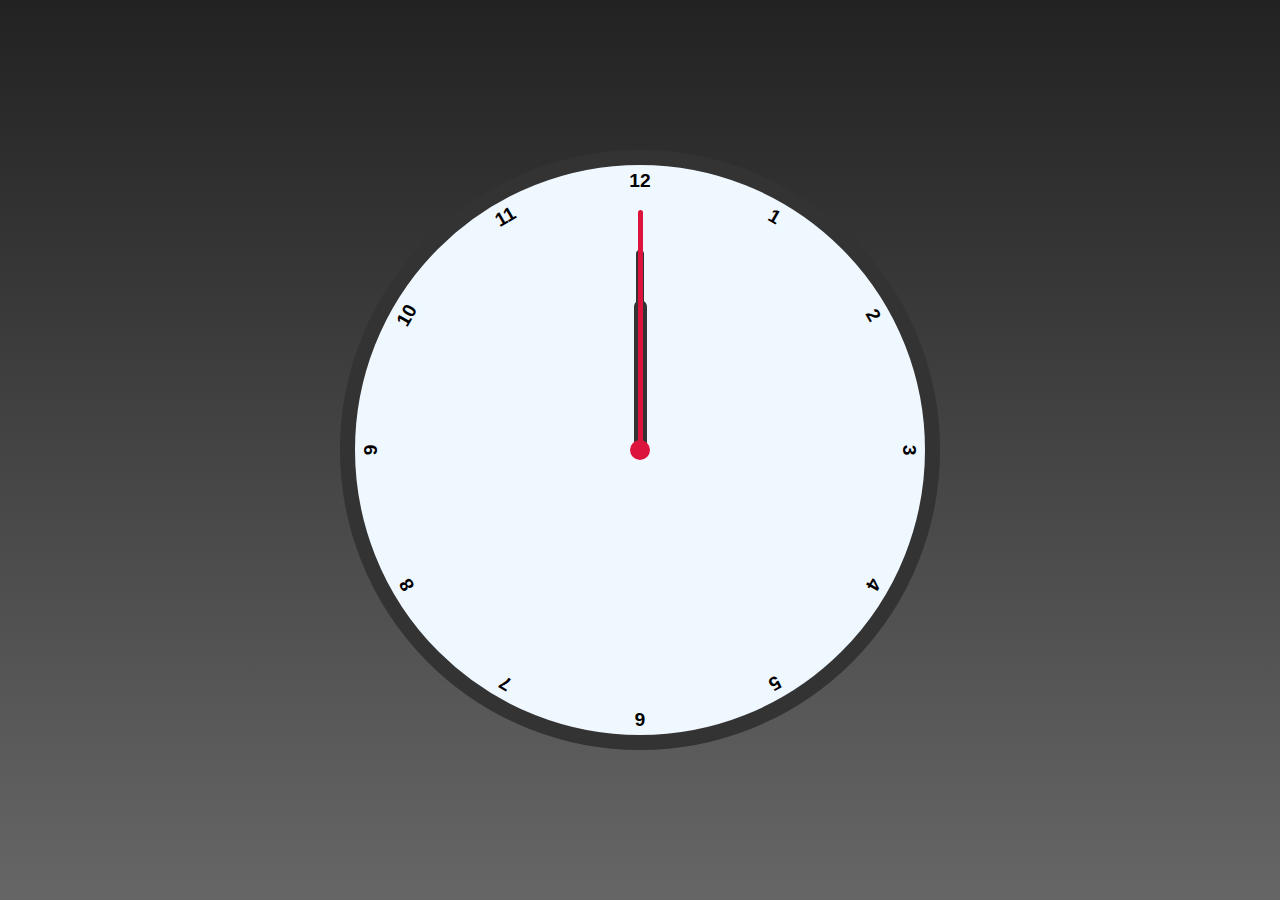
<file: Clock/index.html>
<!DOCTYPE html>
<html lang="pt-br">
<head>
    <meta charset="UTF-8">
    <meta http-equiv="X-UA-Compatible" content="IE=edge">
    <meta name="viewport" content="width=device-width, initial-scale=1.0">

    <link rel="stylesheet" href="./Css/style.Css">

    <script defer src="./Js/Script.js"></script>

    <title>Clock</title>
</head>
<body>
    <main>

        <div class="clock">

            <div class="hour-hand"></div>
            <div class="minute-hand"></div>
            <div class="second-hand"></div>

            <div class="center"></div>

            <div class="number number-1">1</div>
            <div class="number number-2">2</div>
            <div class="number number-3">3</div>
            <div class="number number-4">4</div>
            <div class="number number-5">5</div>
            <div class="number number-6">6</div>
            <div class="number number-7">7</div>
            <div class="number number-8">8</div>
            <div class="number number-9">9</div>
            <div class="number number-10">10</div>
            <div class="number number-11">11</div>
            <div class="number number-12">12</div>

        </div>

    </main>
</body>
</html>
</file>
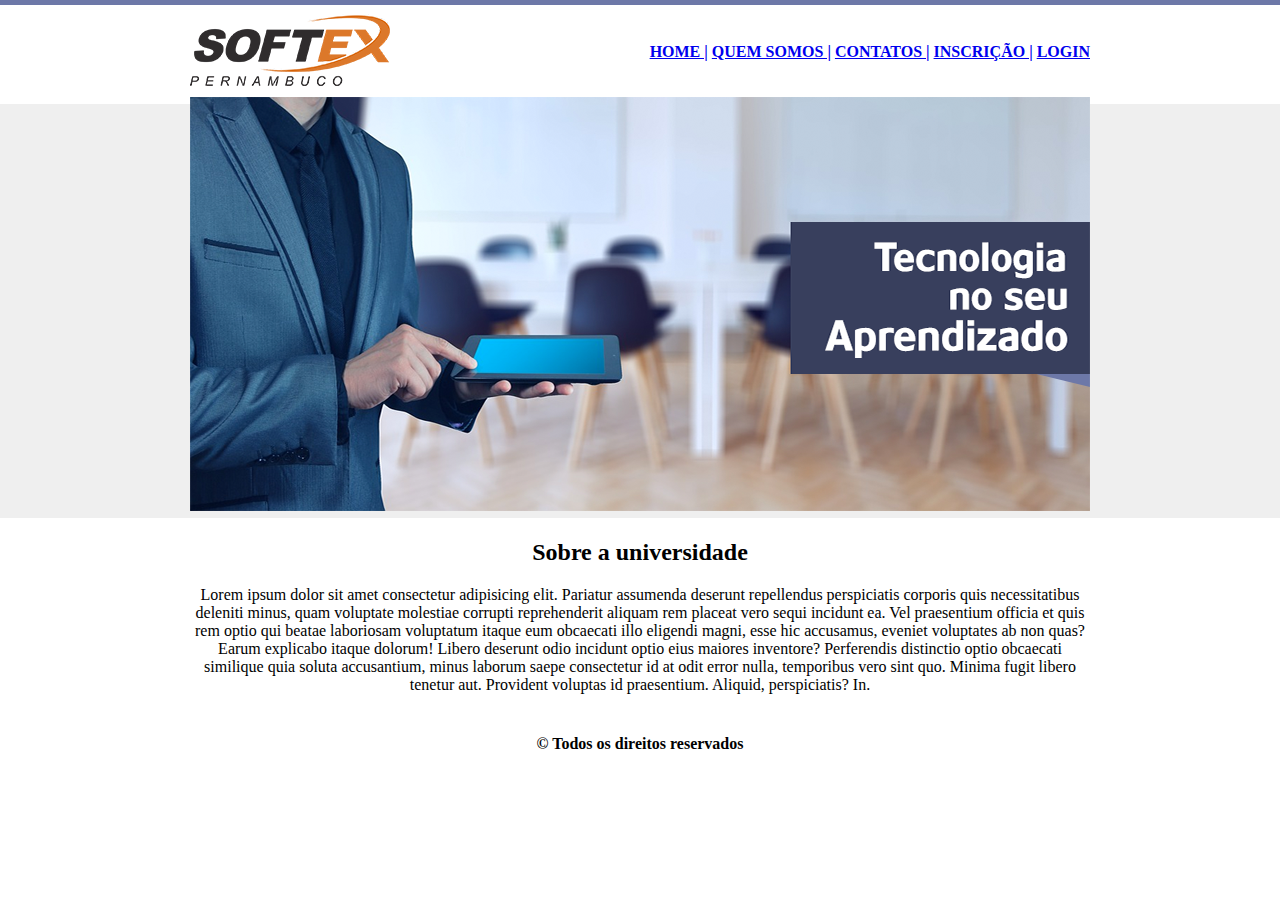
<file: criação de site simples/index.html>
<!DOCTYPE html>
<html lang="pt-br">
<head>
    <meta charset="UTF-8">
    <meta http-equiv="X-UA-Compatible" content="IE=edge">
    <meta name="viewport" content="width=device-width, initial-scale=1.0">
    <link rel="icon" href="/favicons/favicon-16x16.png">
    <title>Página Inicial</title>
</head>
<body background="imgs/fundo.png">
    <table border="0" width="900" align="center">
        <tr>
            <td heigth="89"><img src="imgs/softex_pernambuco.png"></td>
            <td align="right">
                <a href="index.html"><strong>HOME |</strong></a>
                <a href="quem_somos.html"><strong>QUEM SOMOS |</strong></a>
                <a href="contatos.html"><strong>CONTATOS |</strong></a>
                <a href="inscricao.html"><strong>INSCRIÇÃO |</strong></a>
                <a href="login.html"><strong>LOGIN</strong></a>
            </td>
        </tr>
        <tr>
            <td colspan="2">
                <img src="imgs/capa.png">
            </td>
        </tr>
        <tr>
            <td colspan="2" align="center">
                <h2>Sobre a universidade</h2>
                <p>Lorem ipsum dolor sit amet consectetur adipisicing elit. Pariatur assumenda deserunt repellendus perspiciatis corporis quis necessitatibus deleniti minus, quam voluptate molestiae corrupti reprehenderit aliquam rem placeat vero sequi incidunt ea. Vel praesentium officia et quis rem optio qui beatae laboriosam voluptatum itaque eum obcaecati illo eligendi magni, esse hic accusamus, eveniet voluptates ab non quas? Earum explicabo itaque dolorum! Libero deserunt odio incidunt optio eius maiores inventore? Perferendis distinctio optio obcaecati similique quia soluta accusantium, minus laborum saepe consectetur id at odit error nulla, temporibus vero sint quo. Minima fugit libero tenetur aut. Provident voluptas id praesentium. Aliquid, perspiciatis? In.</p>
            </td>
        </tr>
        <tr>
            <td colspan="2" align="center">
                <h4>© Todos os direitos reservados</h4>
            </td>
        </tr>
    </table>
</body>
</html>
</file>
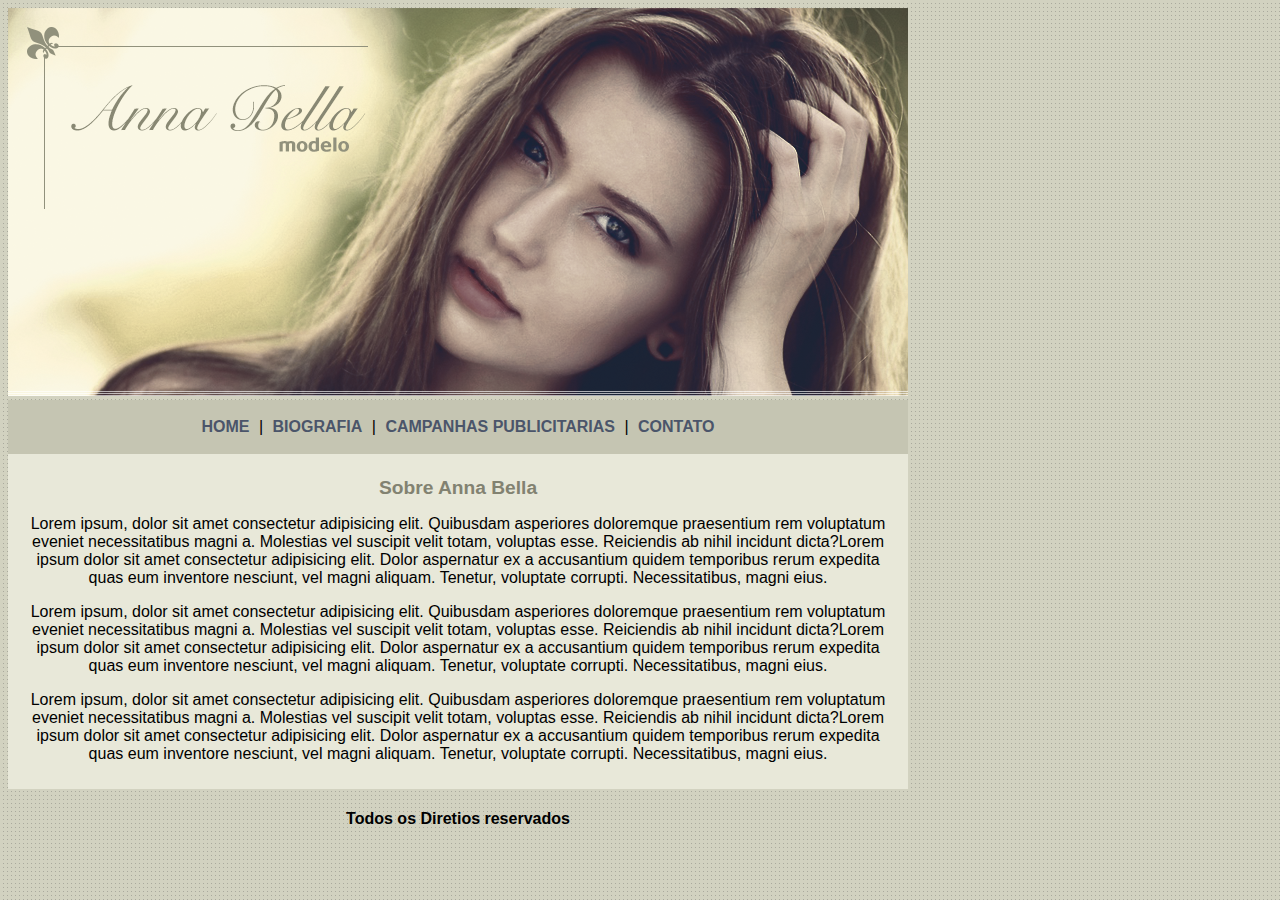
<file: Ana Bella/Pages/index.html>
<!DOCTYPE html>
<html>
<head>
	<meta charset="utf-8">
	<meta name="viewport" content="width=device-width, initial-scale=1">
	<title>Anna Bella</title>
	<link rel="stylesheet" type="text/css" href="../CSS/style.css">
</head>
<body>

	<div id="principal"> <!--A div principal-->

		<img src="../Imgs/capa.png" alt="capa"> <!--capa-->

		<div id="menu"> <!--Menu-->
			<a href="index.html">HOME</a> | 
			<a href="biografia.html">BIOGRAFIA</a> | 
			<a href="campanhas.html">CAMPANHAS PUBLICITARIAS</a> | 
			<a href="contato.html">CONTATO</a>
		</div> <!--Fim do menu-->

		<div id="conteudo"> <!--Inicio do comteudo-->
			<h1>Sobre Anna Bella</h1>
			<p>
				Lorem ipsum, dolor sit amet consectetur adipisicing elit. Quibusdam asperiores doloremque praesentium rem voluptatum eveniet necessitatibus magni a. Molestias vel suscipit velit totam, voluptas esse. Reiciendis ab nihil incidunt dicta?Lorem ipsum dolor sit amet consectetur adipisicing elit. Dolor aspernatur ex a accusantium quidem temporibus rerum expedita quas eum inventore nesciunt, vel magni aliquam. Tenetur, voluptate corrupti. Necessitatibus, magni eius.
			</p>
			<p>
				Lorem ipsum, dolor sit amet consectetur adipisicing elit. Quibusdam asperiores doloremque praesentium rem voluptatum eveniet necessitatibus magni a. Molestias vel suscipit velit totam, voluptas esse. Reiciendis ab nihil incidunt dicta?Lorem ipsum dolor sit amet consectetur adipisicing elit. Dolor aspernatur ex a accusantium quidem temporibus rerum expedita quas eum inventore nesciunt, vel magni aliquam. Tenetur, voluptate corrupti. Necessitatibus, magni eius.
			</p>
			<p>
				Lorem ipsum, dolor sit amet consectetur adipisicing elit. Quibusdam asperiores doloremque praesentium rem voluptatum eveniet necessitatibus magni a. Molestias vel suscipit velit totam, voluptas esse. Reiciendis ab nihil incidunt dicta?Lorem ipsum dolor sit amet consectetur adipisicing elit. Dolor aspernatur ex a accusantium quidem temporibus rerum expedita quas eum inventore nesciunt, vel magni aliquam. Tenetur, voluptate corrupti. Necessitatibus, magni eius.
			</p>
		</div> <!--Fim do Conteudo-->
		
		<div id="rodape">
			<h4>Todos os Diretios reservados</h4>
		</div>

	</div> <!--Fim de todo o lugar-->

</body>
</html>
</file>
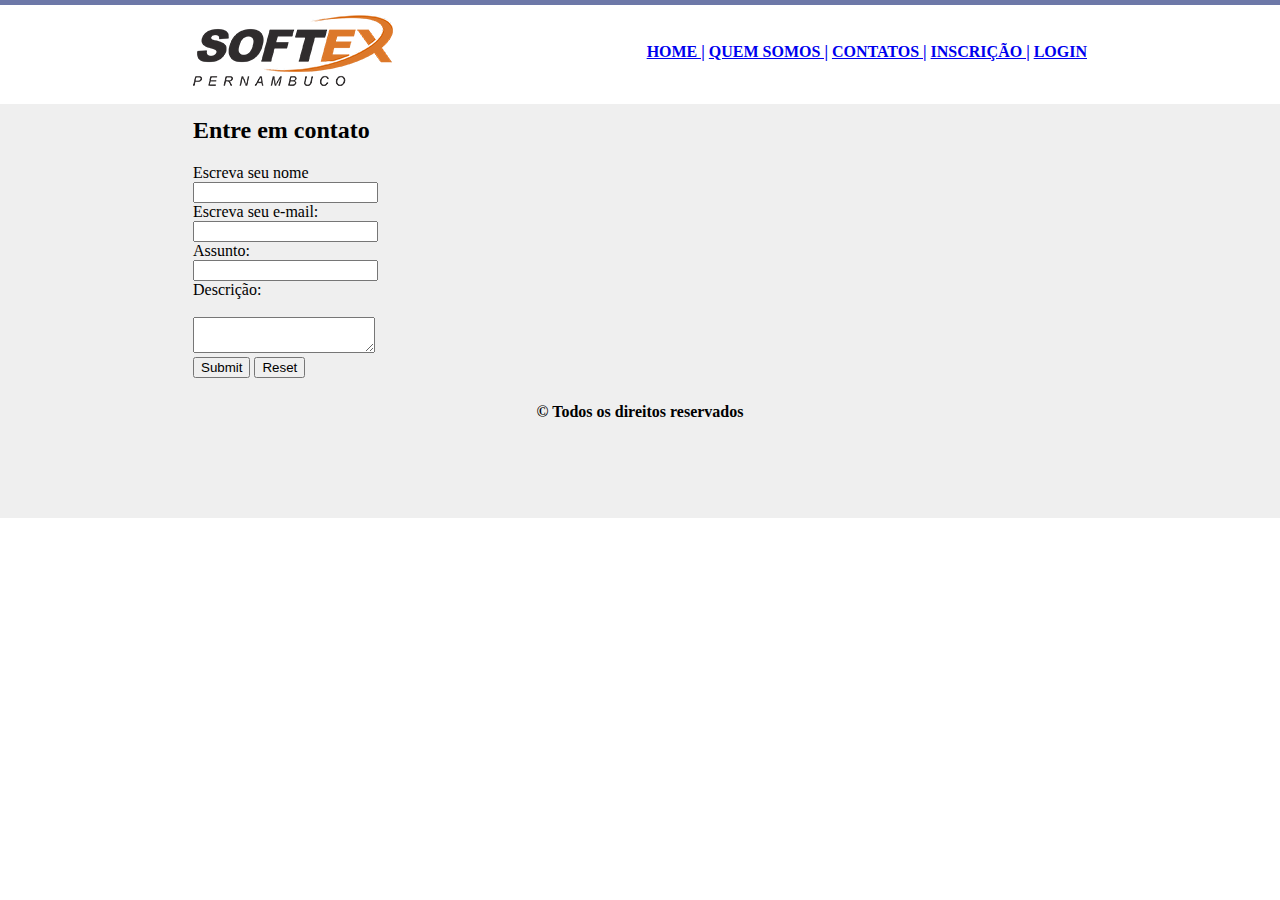
<file: criação de site simples/contatos.html>
<!DOCTYPE html>
<html lang="pt-br">
<head>
    <meta charset="UTF-8">
    <meta http-equiv="X-UA-Compatible" content="IE=edge">
    <meta name="viewport" content="width=device-width, initial-scale=1.0">
    <link rel="icon" href="/favicons/favicon-16x16.png">
    <title>Contatos</title>
</head>
<body background="imgs/fundo.png">
    <table border="0" width="900" align="center">
        <tr>
            <td heigth="89"><img src="imgs/softex_pernambuco.png"></td>
            <td align="right">
                <a href="index.html"><strong>HOME |</strong></a>
                <a href="quem_somos.html"><strong>QUEM SOMOS |</strong></a>
                <a href="contatos.html"><strong>CONTATOS |</strong></a>
                <a href="inscricao.html"><strong>INSCRIÇÃO |</strong></a>
                <a href="login.html"><strong>LOGIN</strong></a>
            </td>
        </tr>
        <tr>
            <td colspan="2">
                <h2>Entre em contato</h2>
                    Escreva seu nome <br>
                    <input type="text" name="nome"> <br>
                    Escreva seu e-mail: <br>
                    <input type="email" name="Email"><br>
                    Assunto:<br>
                    <input type="text" name="Assunto"><br>
                    Descrição:<br>
                    <br><textarea></textarea></br>
                    <input type="submit" name="Enviar">
                    <input type="reset" name="limpar"> <br>
                </form>
            </td>
        </tr>
        <td colspan="2" align="center">
            <h4>© Todos os direitos reservados</h4>
        </td>
    </table>
</body>
</html>
</file>
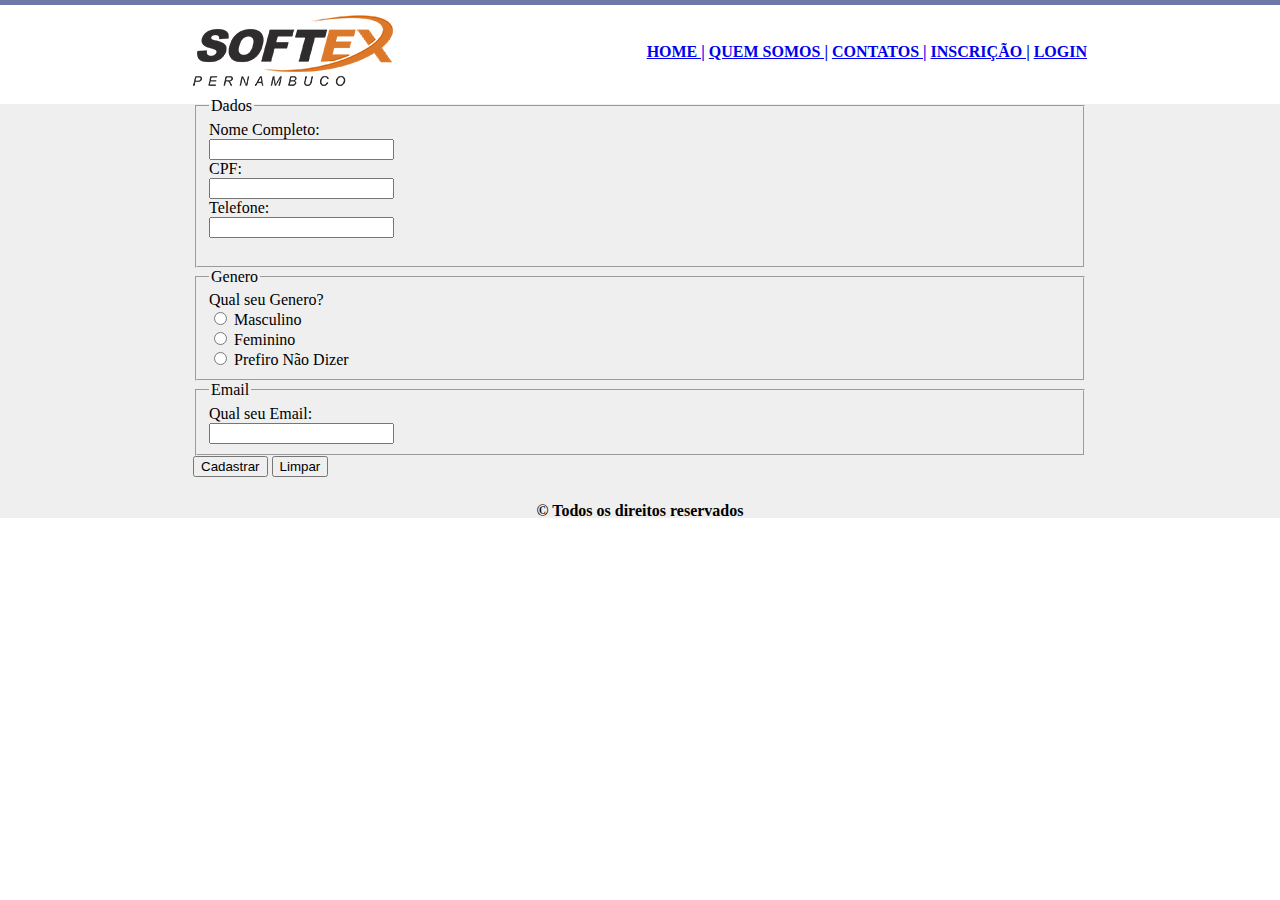
<file: criação de site simples/inscricao.html>
<!DOCTYPE html>
<html lang="pt-br">
<head>
    <meta charset="UTF-8">
    <meta http-equiv="X-UA-Compatible" content="IE=edge">
    <meta name="viewport" content="width=device-width, initial-scale=1.0">
    <link rel="icon" href="/favicons/favicon-16x16.png">
    <title>Quem Somos</title>
</head>
<body background="imgs/fundo.png">
    <table border="0" width="900" align="center">
        <tr>
            <td heigth="89"><img src="imgs/softex_pernambuco.png"></td>
            <td align="right">
                <a href="index.html"><strong>HOME |</strong></a>
                <a href="quem_somos.html"><strong>QUEM SOMOS |</strong></a>
                <a href="contatos.html"><strong>CONTATOS |</strong></a>
                <a href="inscricao.html"><strong>INSCRIÇÃO |</strong></a>
                <a href="login.html"><strong>LOGIN</strong></a>
            </td>
        </tr>
        <tr>
            <td colspan="2">
                <form>
                    <fieldset>
                        <legend> Dados</legend>
                        Nome Completo: <br> 
                        <input type="text" name="nome"> <br>
                        CPF: <br>
                        <input type="number" name="cpf"> <br>
                        Telefone: <br>
                        <input type="tel" name="telefone"> <br><br>
                    </fieldset>
                    <fieldset>
                        <legend>Genero</legend>
                        Qual seu Genero? <br>
                    <input type="radio" name="M" value="M"> Masculino <br>
                    <input type="radio" name="F" value="F"> Feminino <br>
                    <input type="radio" name="N" value="N"> Prefiro Não Dizer <br>
                </fieldset>                    
                <fieldset>
                    <legend>Email</legend>
                    Qual seu Email: <br>
                    <input type="email" name="email"> <br>
                </fieldset>
                <input type="submit" name="Cadastrar" value="Cadastrar">
                <input type="reset" name="Limpar" value="Limpar">
                </form>
            </td>
        </tr>
        <td colspan="2" align="center">
            <h4>© Todos os direitos reservados</h4>
        </td>
    </table>
</body>
</file>
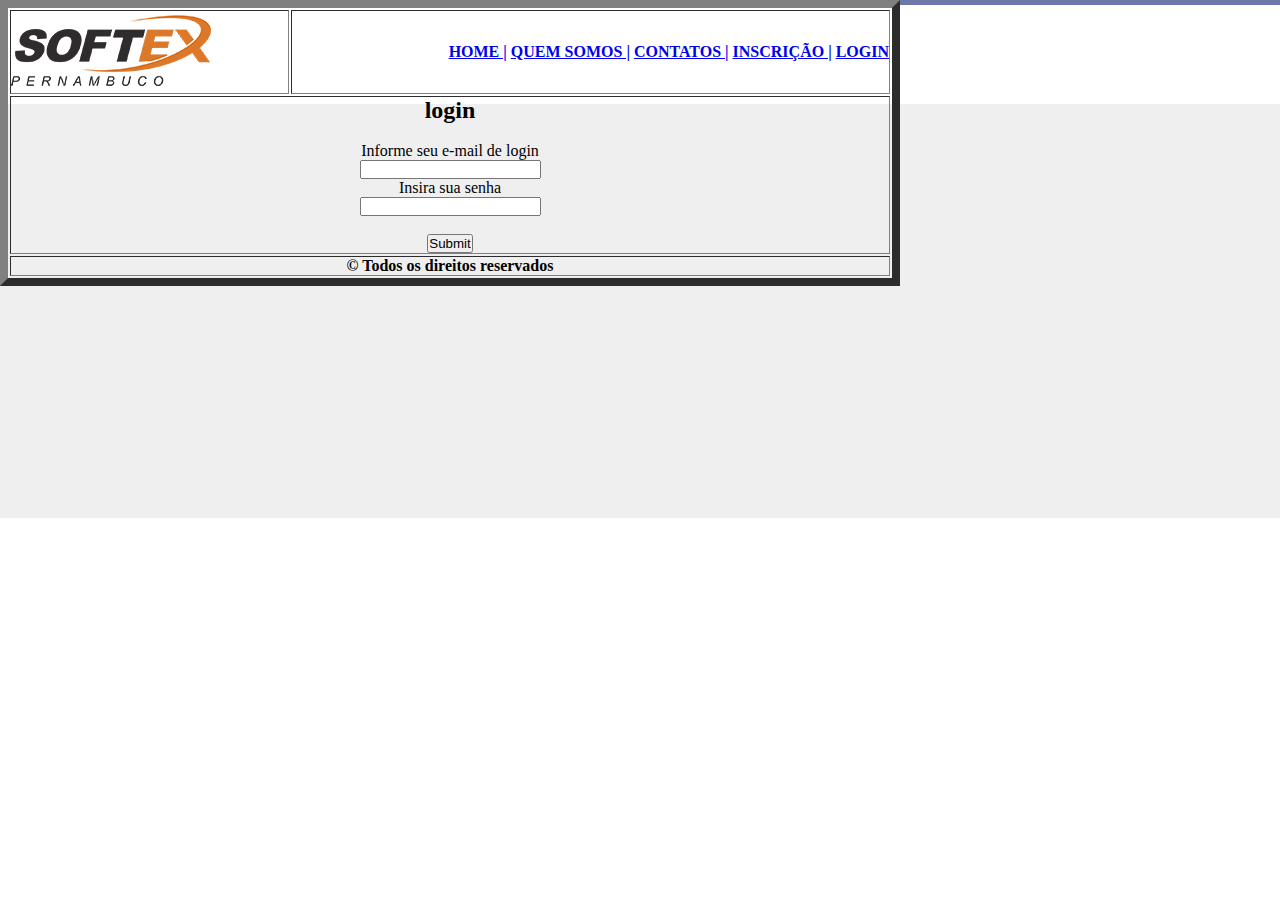
<file: criação de site simples/login.html>
<!DOCTYPE html>
<html lang="pt-br">
<head>
    <meta charset="UTF-8">
    <meta http-equiv="X-UA-Compatible" content="IE=edge">
    <meta name="viewport" content="width=device-width, initial-scale=1.0">
    <link rel="icon" href="/favicons/favicon-16x16.png">
    <link rel="stylesheet" href="main.css">

    <title>Página de login</title>
</head>
<body background="imgs/fundo.png">
    <table border="8" width="900" align="center">
        <tr>
            <td heigth="89"><img src="imgs/softex_pernambuco.png"></td>
            <td align="right">
                <a href="index.html"><strong>HOME |</strong></a>
                <a href="quem_somos.html"><strong>QUEM SOMOS |</strong></a>
                <a href="contatos.html"><strong>CONTATOS |</strong></a>
                <a href="inscricao.html"><strong>INSCRIÇÃO |</strong></a>
                <a href="login.html"><strong>LOGIN</strong></a>
            </td>
        </tr>
        <tr>
            <td colspan="2" align="center" width="900">
                <h2>login</h2>
                <br>
                    Informe seu e-mail de login
                <br><input type="email" name="email"> </br>
                    Insira sua senha <br>
                    <input type="password" name="senha"> <br>
                <br><input type="submit" name="enviar"> </br>
                </form>
            </td>
        </tr>
        <td colspan="2" align="center">
            <h4>© Todos os direitos reservados</h4>
        </td>
    </table>
</body>
</html>
</file>
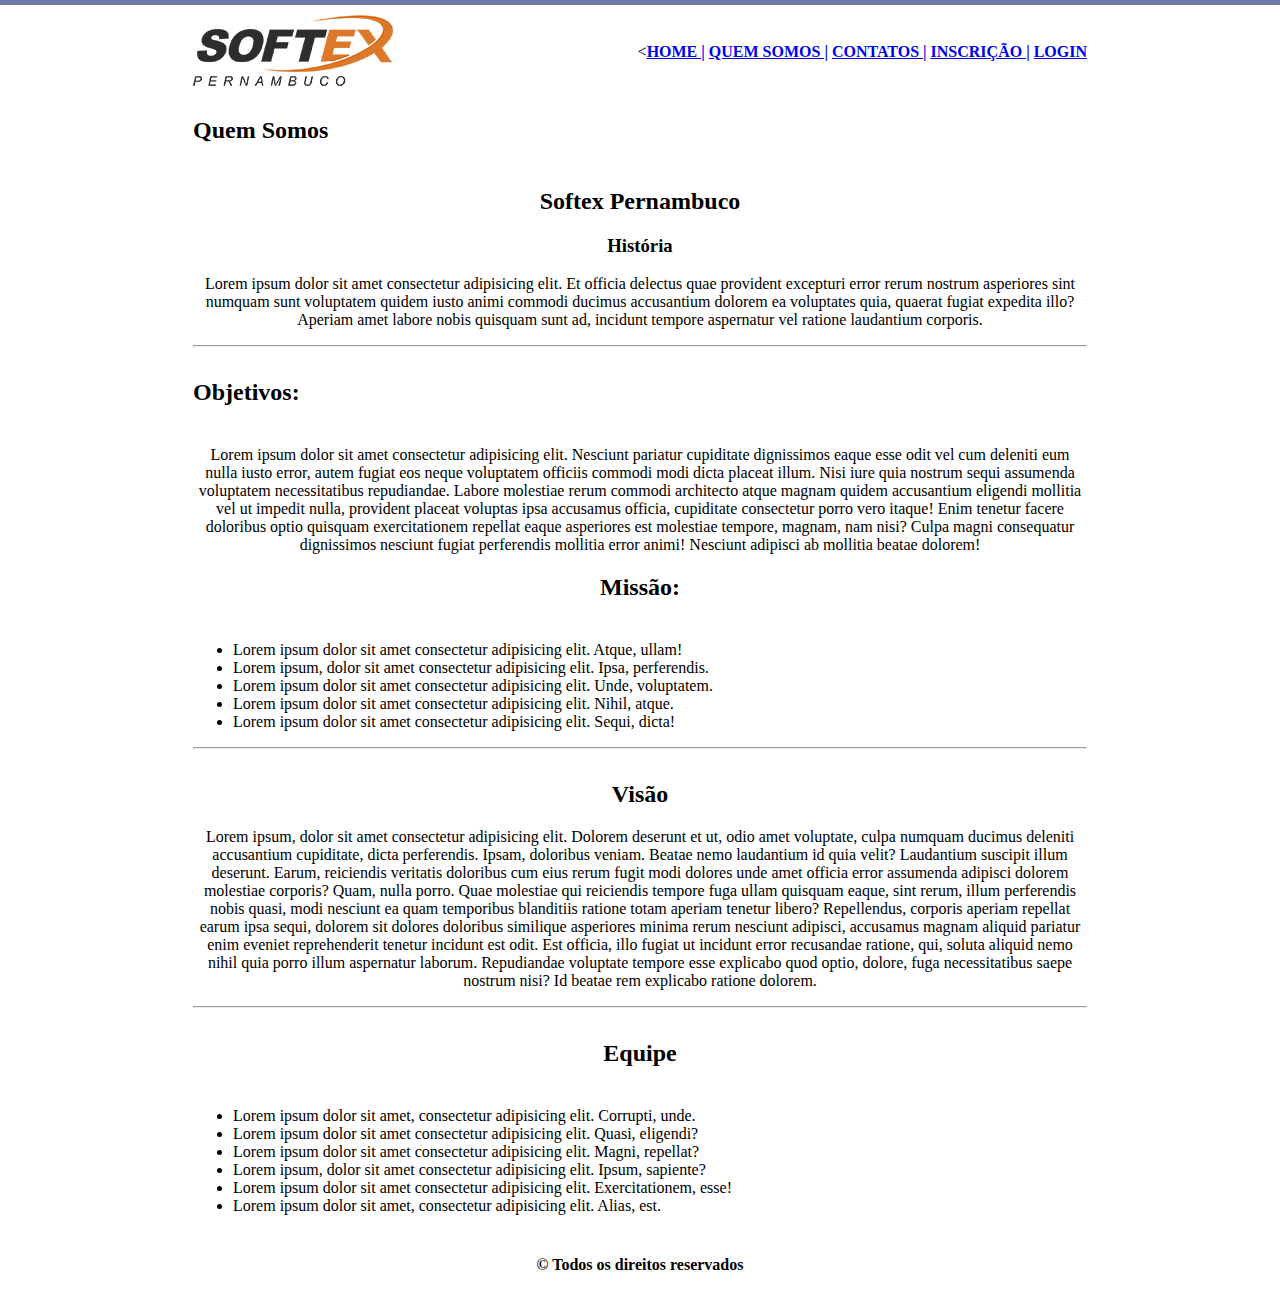
<file: criação de site simples/quem_somos.html>
<!DOCTYPE html>
<html lang="pt-br">
<head>
    <meta charset="UTF-8">
    <meta http-equiv="X-UA-Compatible" content="IE=edge">
    <meta name="viewport" content="width=device-width, initial-scale=1.0">
    <link rel="icon" href="/favicons/favicon-16x16.png">
    <title>Quem Somos</title>
</head>
<body background="imgs/fundo2.png">
    <table border="0" width="900" align="center">
        <tr>
            <td heigth="89"><img src="imgs/softex_pernambuco.png"></td>
            <td align="right">
                <<a href="index.html"><strong>HOME |</strong></a>
                <a href="quem_somos.html"><strong>QUEM SOMOS |</strong></a>
                <a href="contatos.html"><strong>CONTATOS |</strong></a>
                <a href="inscricao.html"><strong>INSCRIÇÃO |</strong></a>
                <a href="login.html"><strong>LOGIN</strong></a>
            </td>
        </tr>
        <tr>
            <td align="left">
                <h2>Quem Somos</h2>
            </td>
        </tr>
        <tr>
            <td colspan="2" align="center">
                <h2>Softex Pernambuco</h2>
                <h3>História</h3>
                <p>Lorem ipsum dolor sit amet consectetur adipisicing elit. Et officia delectus quae provident excepturi error rerum nostrum asperiores sint numquam sunt voluptatem quidem iusto animi commodi ducimus accusantium dolorem ea voluptates quia, quaerat fugiat expedita illo? Aperiam amet labore nobis quisquam sunt ad, incidunt tempore aspernatur vel ratione laudantium corporis.</p>
                <hr>
            </td>
        </tr>
            <td align="left">
                <h2>Objetivos:</h2>
            </td>
        </tr>
        <tr>
            <td colspan="2" align="center">
                <p>Lorem ipsum dolor sit amet consectetur adipisicing elit. Nesciunt pariatur cupiditate dignissimos eaque esse odit vel cum deleniti eum nulla iusto error, autem fugiat eos neque voluptatem officiis commodi modi dicta placeat illum. Nisi iure quia nostrum sequi assumenda voluptatem necessitatibus repudiandae. Labore molestiae rerum commodi architecto atque magnam quidem accusantium eligendi mollitia vel ut impedit nulla, provident placeat voluptas ipsa accusamus officia, cupiditate consectetur porro vero itaque! Enim tenetur facere doloribus optio quisquam exercitationem repellat eaque asperiores est molestiae tempore, magnam, nam nisi? Culpa magni consequatur dignissimos nesciunt fugiat perferendis mollitia error animi! Nesciunt adipisci ab mollitia beatae dolorem!</p>
                <h2>Missão:</h2>
            </td>
        </tr>
        <tr>
            <td colspan="2">
                <ul>
                    <li>Lorem ipsum dolor sit amet consectetur adipisicing elit. Atque, ullam!</li>
                    <li>Lorem ipsum, dolor sit amet consectetur adipisicing elit. Ipsa, perferendis.</li>
                    <li>Lorem ipsum dolor sit amet consectetur adipisicing elit. Unde, voluptatem.</li>
                    <li>Lorem ipsum dolor sit amet consectetur adipisicing elit. Nihil, atque.</li>
                    <li>Lorem ipsum dolor sit amet consectetur adipisicing elit. Sequi, dicta!</li>
                </ul>
                <hr>
            </td>
        </tr>
        <tr>
            <td colspan="2" align="center">
                <h2>Visão</h2>
                <p>Lorem ipsum, dolor sit amet consectetur adipisicing elit. Dolorem deserunt et ut, odio amet voluptate, culpa numquam ducimus deleniti accusantium cupiditate, dicta perferendis. Ipsam, doloribus veniam. Beatae nemo laudantium id quia velit? Laudantium suscipit illum deserunt. Earum, reiciendis veritatis doloribus cum eius rerum fugit modi dolores unde amet officia error assumenda adipisci dolorem molestiae corporis? Quam, nulla porro. Quae molestiae qui reiciendis tempore fuga ullam quisquam eaque, sint rerum, illum perferendis nobis quasi, modi nesciunt ea quam temporibus blanditiis ratione totam aperiam tenetur libero? Repellendus, corporis aperiam repellat earum ipsa sequi, dolorem sit dolores doloribus similique asperiores minima rerum nesciunt adipisci, accusamus magnam aliquid pariatur enim eveniet reprehenderit tenetur incidunt est odit. Est officia, illo fugiat ut incidunt error recusandae ratione, qui, soluta aliquid nemo nihil quia porro illum aspernatur laborum. Repudiandae voluptate tempore esse explicabo quod optio, dolore, fuga necessitatibus saepe nostrum nisi? Id beatae rem explicabo ratione dolorem.</p>
                <hr>
            </td>
        </tr>
        <tr>
            <td colspan="2" align="center">
                <h2>Equipe</h2>
            </td>
        </tr>
        <tr>
            <td colspan="2">
                <ul>
                    <li>Lorem ipsum dolor sit amet, consectetur adipisicing elit. Corrupti, unde.</li>
                    
                    <li>Lorem ipsum dolor sit amet consectetur adipisicing elit. Quasi, eligendi?</li>

                    <li>Lorem ipsum dolor sit amet consectetur adipisicing elit. Magni, repellat?</li>

                    <li>Lorem ipsum, dolor sit amet consectetur adipisicing elit. Ipsum, sapiente?</li>

                    <li>Lorem ipsum dolor sit amet consectetur adipisicing elit. Exercitationem, esse!</li>

                    <li>Lorem ipsum dolor sit amet, consectetur adipisicing elit. Alias, est.</li>
                </ul>
            </td>
        </tr>
        <tr>
            <td colspan="2" align="center">
                <h4>© Todos os direitos reservados</h4>
            </td>
        </tr>
    </table>
</body>
</html>
</file>
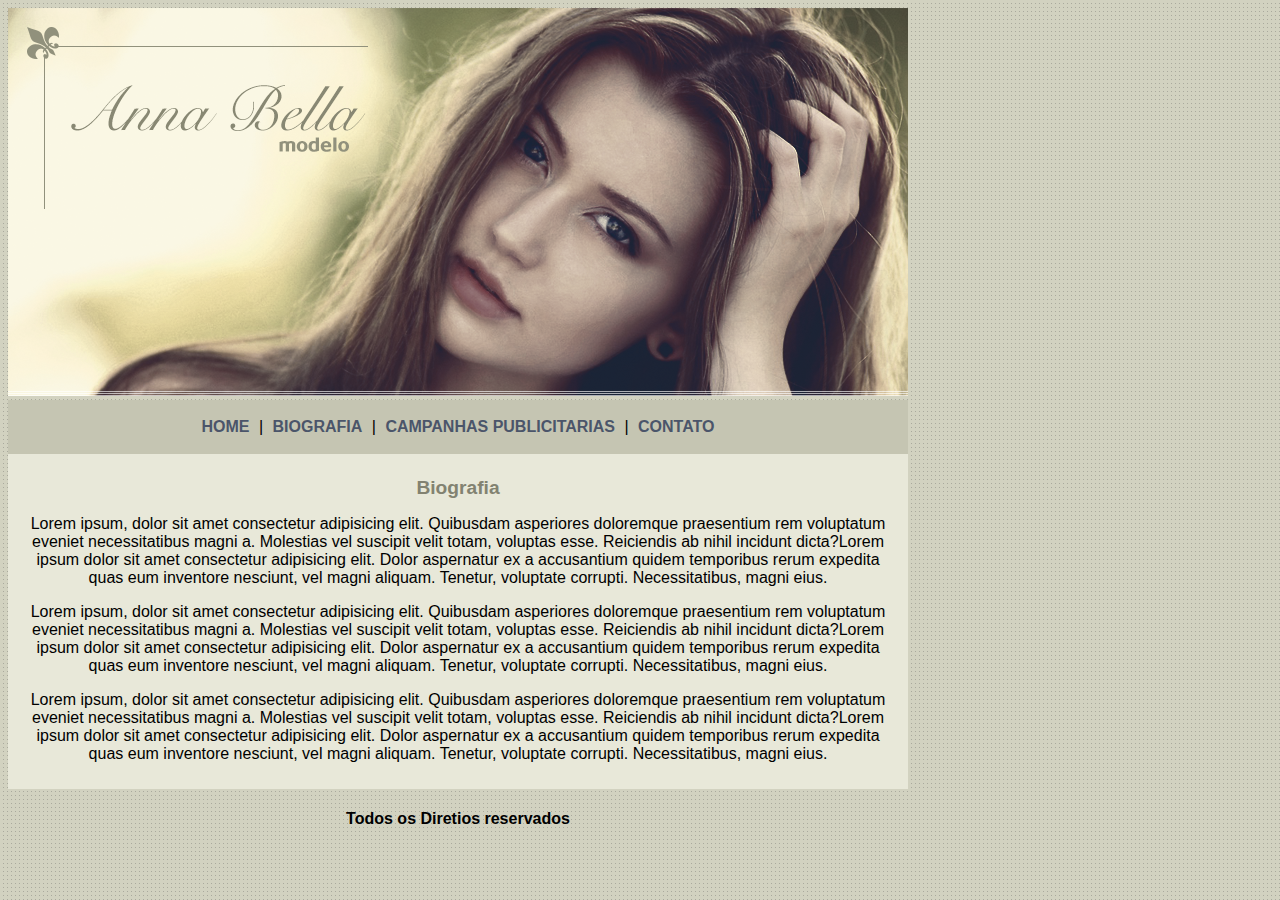
<file: Ana Bella/Pages/biografia.html>
<!DOCTYPE html>
<html>
<head>
	<meta charset="utf-8">
	<meta name="viewport" content="width=device-width, initial-scale=1">
	<title>Anna Bella - Biografia</title>
	<link rel="stylesheet" type="text/css" href="../CSS/style.css">
</head>
<body>

	<div id="principal"> <!--A div principal-->

		<img src="../Imgs/capa.png" alt="capa"> <!--capa-->

		<div id="menu"> <!--Menu-->
			<a href="index.html">HOME</a> | 
			<a href="biografia.html">BIOGRAFIA</a> | 
			<a href="campanhas.html">CAMPANHAS PUBLICITARIAS</a> | 
			<a href="contato.html">CONTATO</a>
		</div> <!--Fim do menu-->

		<div id="conteudo"> <!--Inicio do comteudo-->
			<h1>Biografia</h1>
			<p>
				Lorem ipsum, dolor sit amet consectetur adipisicing elit. Quibusdam asperiores doloremque praesentium rem voluptatum eveniet necessitatibus magni a. Molestias vel suscipit velit totam, voluptas esse. Reiciendis ab nihil incidunt dicta?Lorem ipsum dolor sit amet consectetur adipisicing elit. Dolor aspernatur ex a accusantium quidem temporibus rerum expedita quas eum inventore nesciunt, vel magni aliquam. Tenetur, voluptate corrupti. Necessitatibus, magni eius.
			</p>
			<p>
				Lorem ipsum, dolor sit amet consectetur adipisicing elit. Quibusdam asperiores doloremque praesentium rem voluptatum eveniet necessitatibus magni a. Molestias vel suscipit velit totam, voluptas esse. Reiciendis ab nihil incidunt dicta?Lorem ipsum dolor sit amet consectetur adipisicing elit. Dolor aspernatur ex a accusantium quidem temporibus rerum expedita quas eum inventore nesciunt, vel magni aliquam. Tenetur, voluptate corrupti. Necessitatibus, magni eius.
			</p>
			<p>
				Lorem ipsum, dolor sit amet consectetur adipisicing elit. Quibusdam asperiores doloremque praesentium rem voluptatum eveniet necessitatibus magni a. Molestias vel suscipit velit totam, voluptas esse. Reiciendis ab nihil incidunt dicta?Lorem ipsum dolor sit amet consectetur adipisicing elit. Dolor aspernatur ex a accusantium quidem temporibus rerum expedita quas eum inventore nesciunt, vel magni aliquam. Tenetur, voluptate corrupti. Necessitatibus, magni eius.
			</p>
		</div> <!--Fim do Conteudo-->
		
		<div id="rodape">
			<h4>Todos os Diretios reservados</h4>
		</div>

	</div> <!--Fim de todo o lugar-->

</body>
</html>
</file>
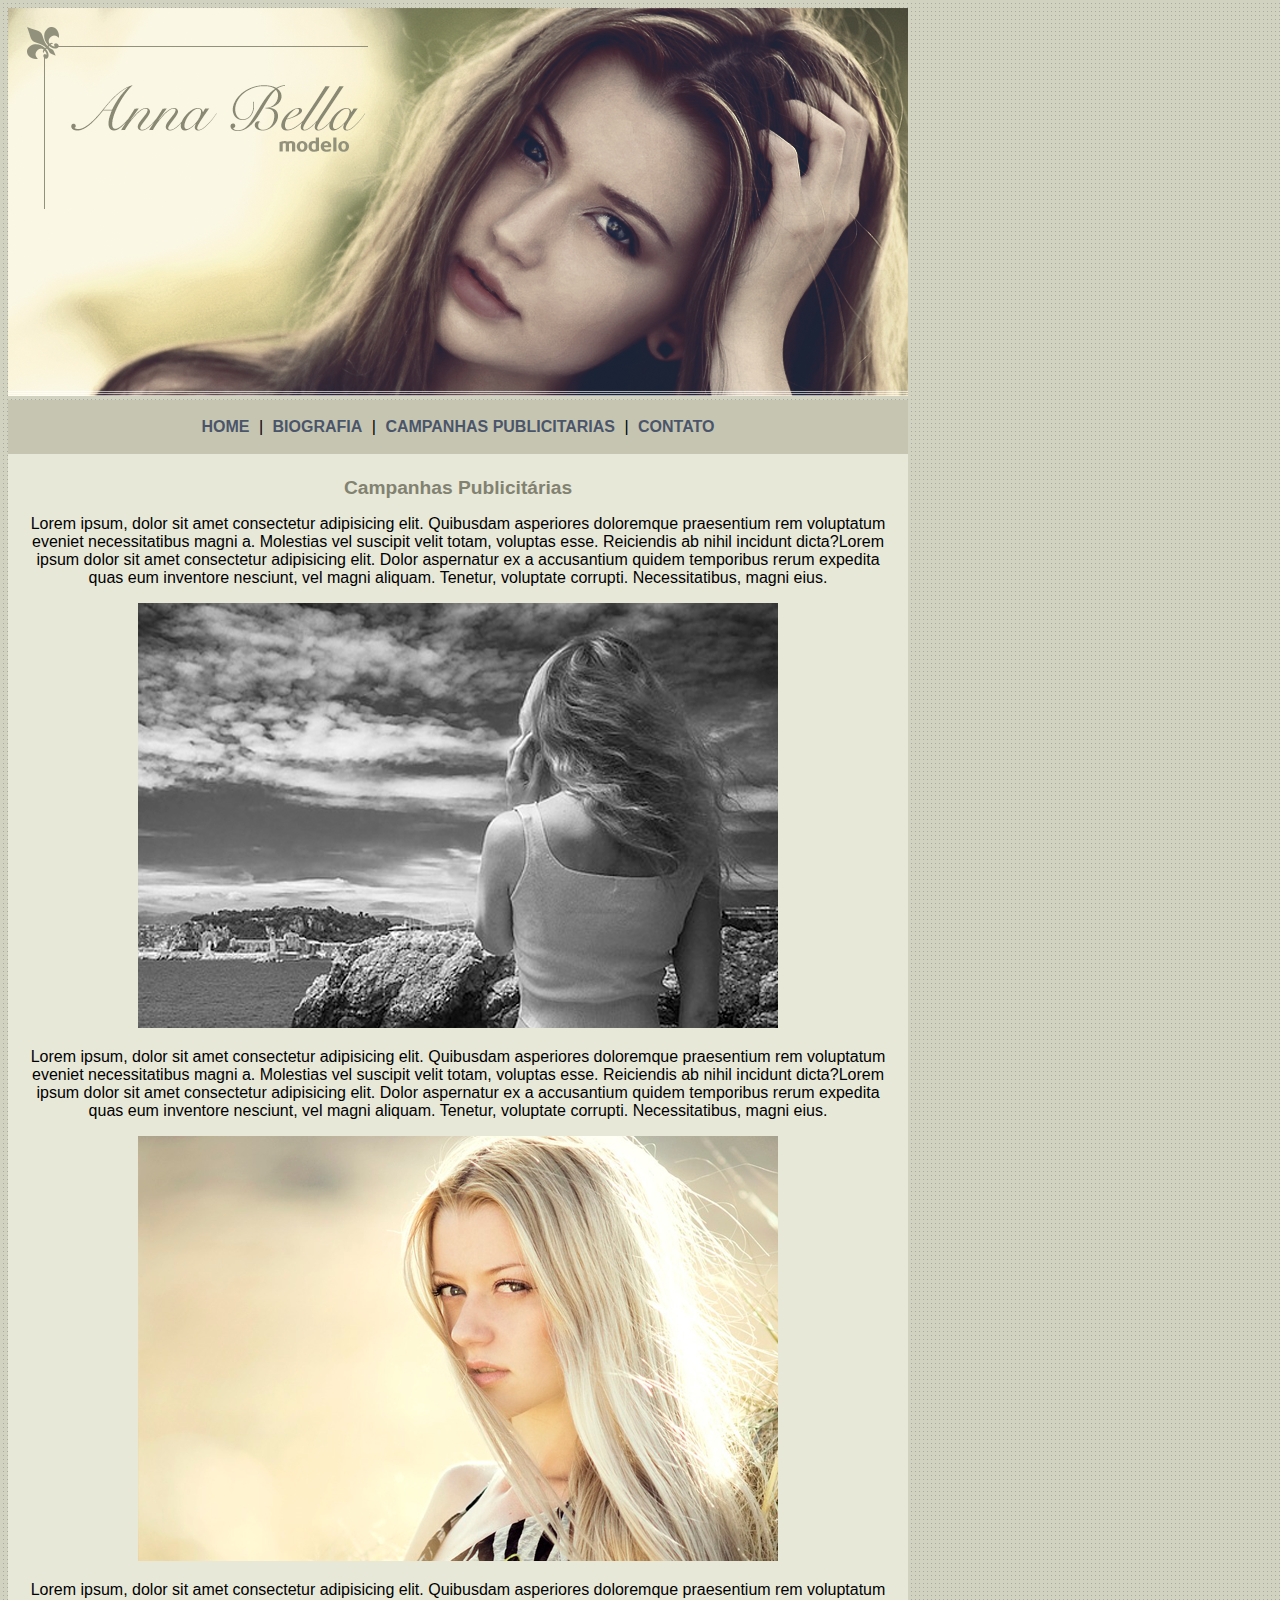
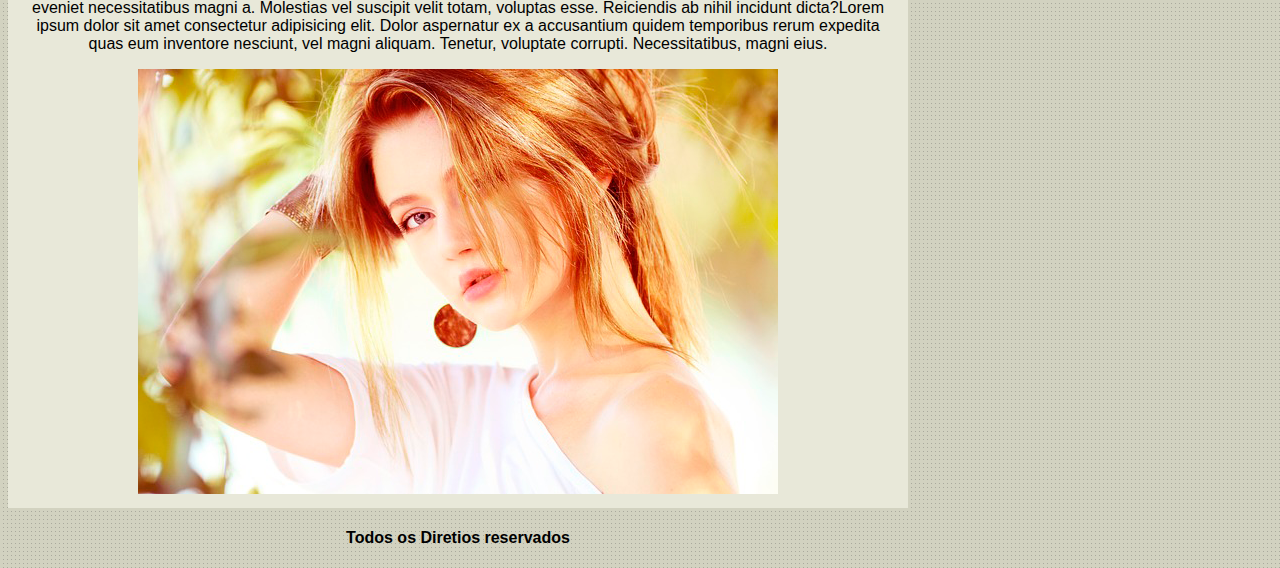
<file: Ana Bella/Pages/campanhas.html>
<!DOCTYPE html>
<html>
<head>
	<meta charset="utf-8">
	<meta name="viewport" content="width=device-width, initial-scale=1">
	<title>Anna Bella - Campanhas</title>
	<link rel="stylesheet" type="text/css" href="../CSS/style.css">
</head>
<body>

	<div id="principal"> <!--A div principal-->

		<img src="../Imgs/capa.png" alt="capa"> <!--capa-->

		<div id="menu"> <!--Menu-->
			<a href="index.html">HOME</a> | 
			<a href="biografia.html">BIOGRAFIA</a> | 
			<a href="campanhas.html">CAMPANHAS PUBLICITARIAS</a> | 
			<a href="contato.html">CONTATO</a>
		</div> <!--Fim do menu-->

		<div id="conteudo"> <!--Inicio do comteudo-->
			<h1>Campanhas Publicitárias</h1>
			<p>
				Lorem ipsum, dolor sit amet consectetur adipisicing elit. Quibusdam asperiores doloremque praesentium rem voluptatum eveniet necessitatibus magni a. Molestias vel suscipit velit totam, voluptas esse. Reiciendis ab nihil incidunt dicta?Lorem ipsum dolor sit amet consectetur adipisicing elit. Dolor aspernatur ex a accusantium quidem temporibus rerum expedita quas eum inventore nesciunt, vel magni aliquam. Tenetur, voluptate corrupti. Necessitatibus, magni eius.
			</p>

            <img src="../Imgs/foto1.png" alt="foto da modelo" class="foto-campanha">

			<p>
				Lorem ipsum, dolor sit amet consectetur adipisicing elit. Quibusdam asperiores doloremque praesentium rem voluptatum eveniet necessitatibus magni a. Molestias vel suscipit velit totam, voluptas esse. Reiciendis ab nihil incidunt dicta?Lorem ipsum dolor sit amet consectetur adipisicing elit. Dolor aspernatur ex a accusantium quidem temporibus rerum expedita quas eum inventore nesciunt, vel magni aliquam. Tenetur, voluptate corrupti. Necessitatibus, magni eius.
			</p>

            <img src="../Imgs/foto2.png" alt="foto da modelo" class="foto-campanha">

			<p>
				Lorem ipsum, dolor sit amet consectetur adipisicing elit. Quibusdam asperiores doloremque praesentium rem voluptatum eveniet necessitatibus magni a. Molestias vel suscipit velit totam, voluptas esse. Reiciendis ab nihil incidunt dicta?Lorem ipsum dolor sit amet consectetur adipisicing elit. Dolor aspernatur ex a accusantium quidem temporibus rerum expedita quas eum inventore nesciunt, vel magni aliquam. Tenetur, voluptate corrupti. Necessitatibus, magni eius.
			</p>

            <img src="../Imgs/foto3.png" alt="foto da modelo" class="foto-campanha">

		</div> <!--Fim do Conteudo-->
		
		<div id="rodape">
			<h4>Todos os Diretios reservados</h4>
		</div>

	</div> <!--Fim de todo o lugar-->

</body>
</html>
</file>
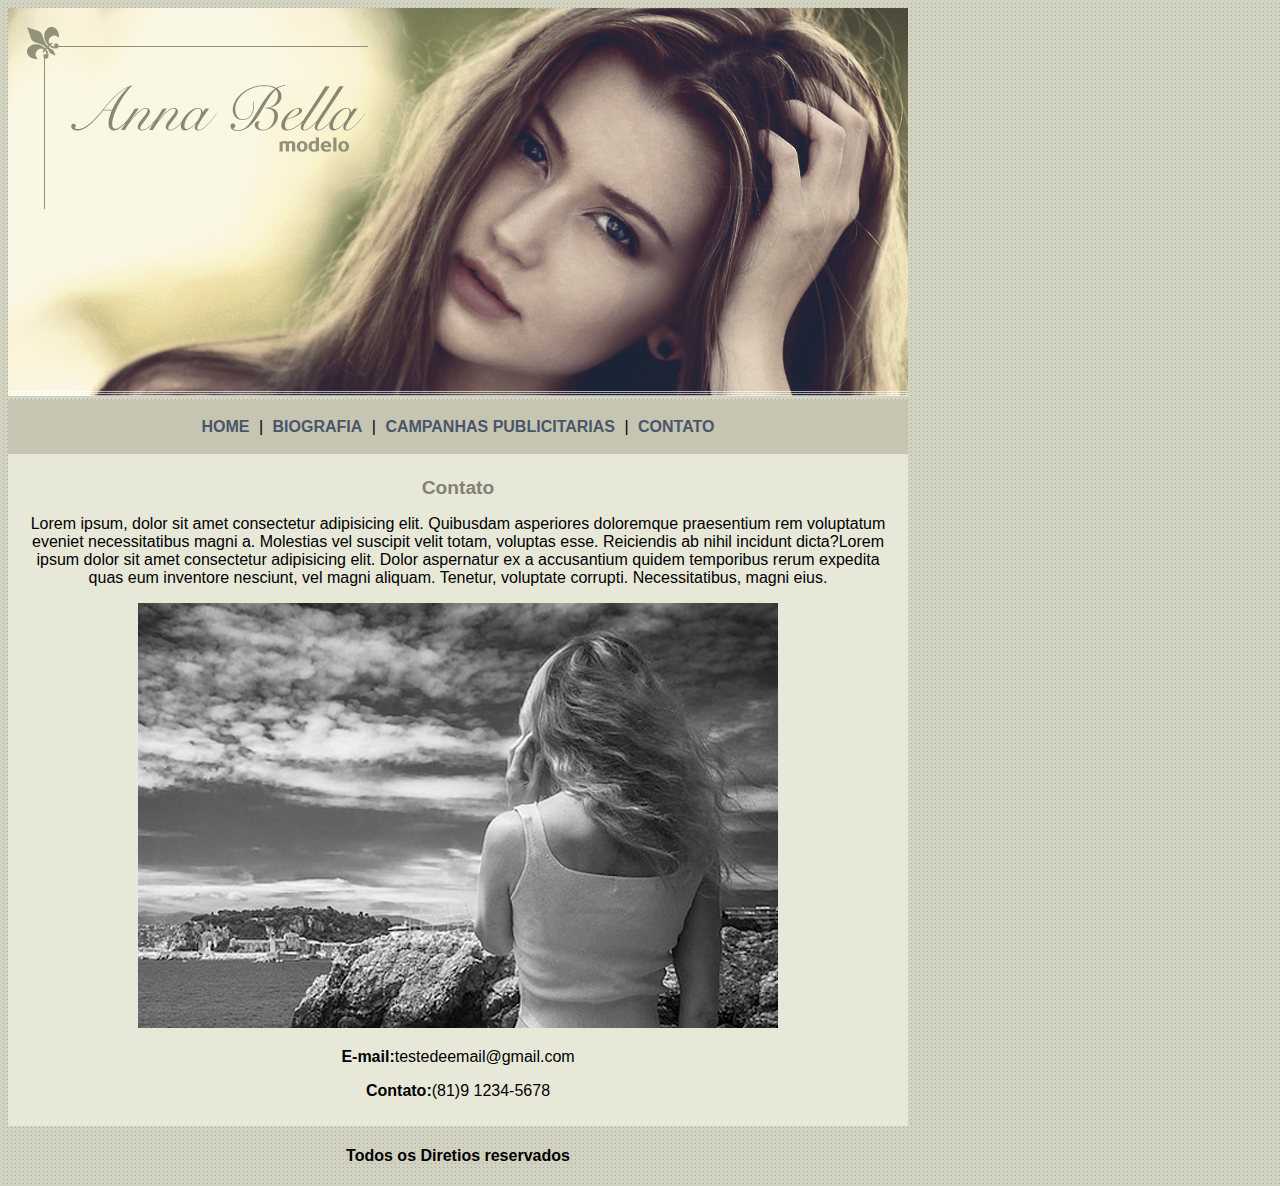
<file: Ana Bella/Pages/contato.html>
<!DOCTYPE html>
<html>
<head>
	<meta charset="utf-8">
	<meta name="viewport" content="width=device-width, initial-scale=1">
	<title>Anna Bella - Contato</title>
	<link rel="stylesheet" type="text/css" href="../CSS/style.css">
</head>
<body>

	<div id="principal"> <!--A div principal-->

		<img src="../Imgs/capa.png" alt="capa"> <!--capa-->

		<div id="menu"> <!--Menu-->
			<a href="index.html">HOME</a> | 
			<a href="biografia.html">BIOGRAFIA</a> | 
			<a href="campanhas.html">CAMPANHAS PUBLICITARIAS</a> | 
			<a href="contato.html">CONTATO</a>
		</div> <!--Fim do menu-->

		<div id="conteudo"> <!--Inicio do comteudo-->
			<h1>Contato</h1>
			<p>
				Lorem ipsum, dolor sit amet consectetur adipisicing elit. Quibusdam asperiores doloremque praesentium rem voluptatum eveniet necessitatibus magni a. Molestias vel suscipit velit totam, voluptas esse. Reiciendis ab nihil incidunt dicta?Lorem ipsum dolor sit amet consectetur adipisicing elit. Dolor aspernatur ex a accusantium quidem temporibus rerum expedita quas eum inventore nesciunt, vel magni aliquam. Tenetur, voluptate corrupti. Necessitatibus, magni eius.
			</p>

            <img src="../Imgs/foto1.png" alt="foto de contato" class="foto-campanha">

            <div>
                <p><strong>E-mail:</strong>testedeemail@gmail.com</p>
                <p><strong>Contato:</strong>(81)9 1234-5678</p>
            </div>
			
		</div> <!--Fim do Conteudo-->
		
		<div id="rodape">
			<h4>Todos os Diretios reservados</h4>
		</div>

	</div> <!--Fim de todo o lugar-->

</body>
</html>
</file>
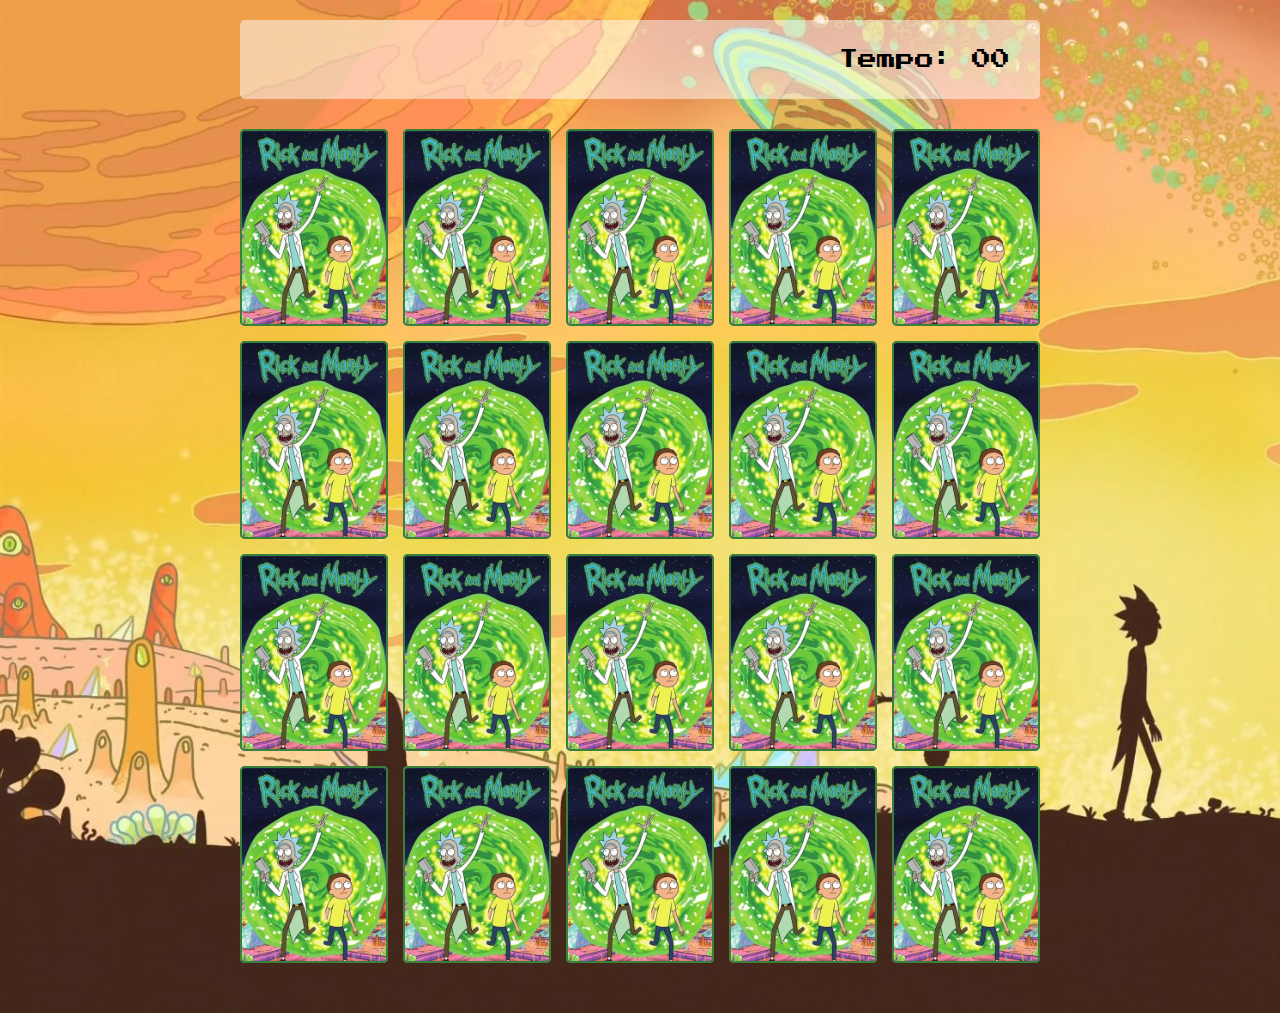
<file: Jogo da memoria Rick and Morty/pages/game.html>
<!DOCTYPE html>
<html lang="pt-br">
<head>
    <meta charset="UTF-8">
    <meta name="viewport" content="width=device-width, initial-scale=1.0">
    <link rel="stylesheet" href="../css/reset.css">
    <link rel="stylesheet" href="../css/game.css">

    <script defer src="../js/game.js"></script>

    <title>Jogo da Memoria | Game</title>
</head>
<body>

    <main>
        <header>
            <span class="player"></span>
            <span>Tempo: <span class="timer">00</span></span>
        </header>
    
        <div class="grid"></div>
    </main>

</body>
</html>
</file>
<file: Clock/Css/style.Css>
* {
    margin: 0;
    padding: 0;
    box-sizing: border-box;
    font-family: Arial, Helvetica, sans-serif;
}

body {
    background: linear-gradient(#222, #666);
}

main {
    min-width: 100%;
    min-height: 100vh;
    display: flex;
    align-items: center;
    justify-content: center;
}

.clock {
    min-width: 600px;
    min-height: 600px;
    background-color: aliceblue;
    border-radius: 600px;
    border:  15px solid #333;
    position: relative;
    display: flex;
    align-items: center;
    justify-content: center;
}

.number {
    font-size: 1.2rem;
    font-weight: 600;
    position: absolute;
    width: 100%;
    height: 100%;
    text-align: center;
    padding: 5px;
}

.number-1 {
    transform: rotate(30deg);
}

.number-2 {
    transform: rotate(60deg);
}

.number-3 {
    transform: rotate(90deg);
}

.number-4 {
    transform: rotate(120deg);
}

.number-5 {
    transform: rotate(150deg);
}

.number-6 {
    transform: rotate(180deg);
}

.number-7 {
    transform: rotate(210deg);
}

.number-8 {
    transform: rotate(240deg);
}

.number-9 {
    transform: rotate(270deg);
}

.number-10 {
    transform: rotate(300deg);
}

.number-11 {
    transform: rotate(330deg);
}

.number-12 {
    transform: rotate(360deg);
}

.second-hand {
    width: 5px;
    height: 240px;
    background-color: crimson;
    position: absolute;
    border-radius: 5px; 
    transform: translate(0, -50%) rotate(0deg);
    transform-origin: bottom center;
}

.minute-hand {
    width: 8px;
    height: 200px;
    background-color: #333;
    position: absolute;
    border-radius: 5px;
    transform: translate(0, -50%) rotate(0deg);
    transform-origin: bottom center;
}

.hour-hand {
    width: 13px;
    height: 150px;
    background-color: #333;
    position: absolute;
    border-radius: 13px;
    transform: translate(0, -50%) rotate(0deg);
    transform-origin: bottom center;
}

.center {
    width: 20px;
    height: 20px;
    border-radius: 20px;
    background-color: crimson;
    position: absolute;
}
</file>
<file: Ana Bella/CSS/style.css>
div {
	text-align: center;
}

body {
	background: #d2d2c1 url(../Imgs/fundo.png);
	font: 16px Arial, Helvetica, sans-serif;
}

a {
	text-decoration: none;
	color: #4b556a;
	font-weight: bold;
	padding: 5px;
}

h1 {
	color: #828271;
	font-size: 1.2em;
}

#rodape {
	text-align: center;
}

#principal {
	width: 900px;
}

#menu {
	background: #c5c5b2;
	padding: 18px;
}

#conteudo {
	background: #e8e8d9;
	padding: 10px;
}

.foto-campanha {
	border: 10px #c3c3ae;
}

.destaque {
	font-weight: bold;
}
</file>
<file: criação de site simples/main.css>
* {
    margin: 0;
    padding: 0;
    box-sizing: border-box;
}
</file>
<file: Jogo da memoria Rick and Morty/css/game.css>
main {
    display: flex;
    flex-direction: column;
    width: 100%;
    min-height: 100vh;
    align-items: center;
    justify-content: center;
    padding: 20px 20px 50px;
    background-image: url('../imgs/bg.jpg');
    background-size: cover;
}

header {
    display: flex;
    align-items: center;
    justify-content: space-between;
    width: 100%;
    max-width: 800px;
    padding: 30px;
    margin: 0 0 30px;
    border-radius: 5px;
    background-color: rgba(255, 255, 255, 0.5);
    font-size: 1.2em;
}

.grid {
    display: grid;
    grid-template-columns: repeat(5, 1fr);
    gap: 15px;
    width: 100%;
    max-width: 800px;
    margin: 0 auto;
}

.card {
    aspect-ratio: 3/4;
    width: 100%;
    border-radius: 5px;
    background: #ccc;
    position: relative;
    transition: all 400ms ease;
    transform-style: preserve-3d;
}

.face {
    width: 100%;
    height: 100%;
    position: absolute;
    background-position: center;
    background-size: cover;
    border: 2px solid #39813a;
    border-radius: 5px;
    transition: all 400ms ease;
}

.front {    
    transform: rotateY(180deg);
}

.back {
    background-image: url('../imgs/back.png');
    backface-visibility: hidden;
}

.reveal-card {
    transform: rotateY(180deg);
}

.disabled-card {
    filter: saturate(0);
    opacity: 0.5;
}
</file>
